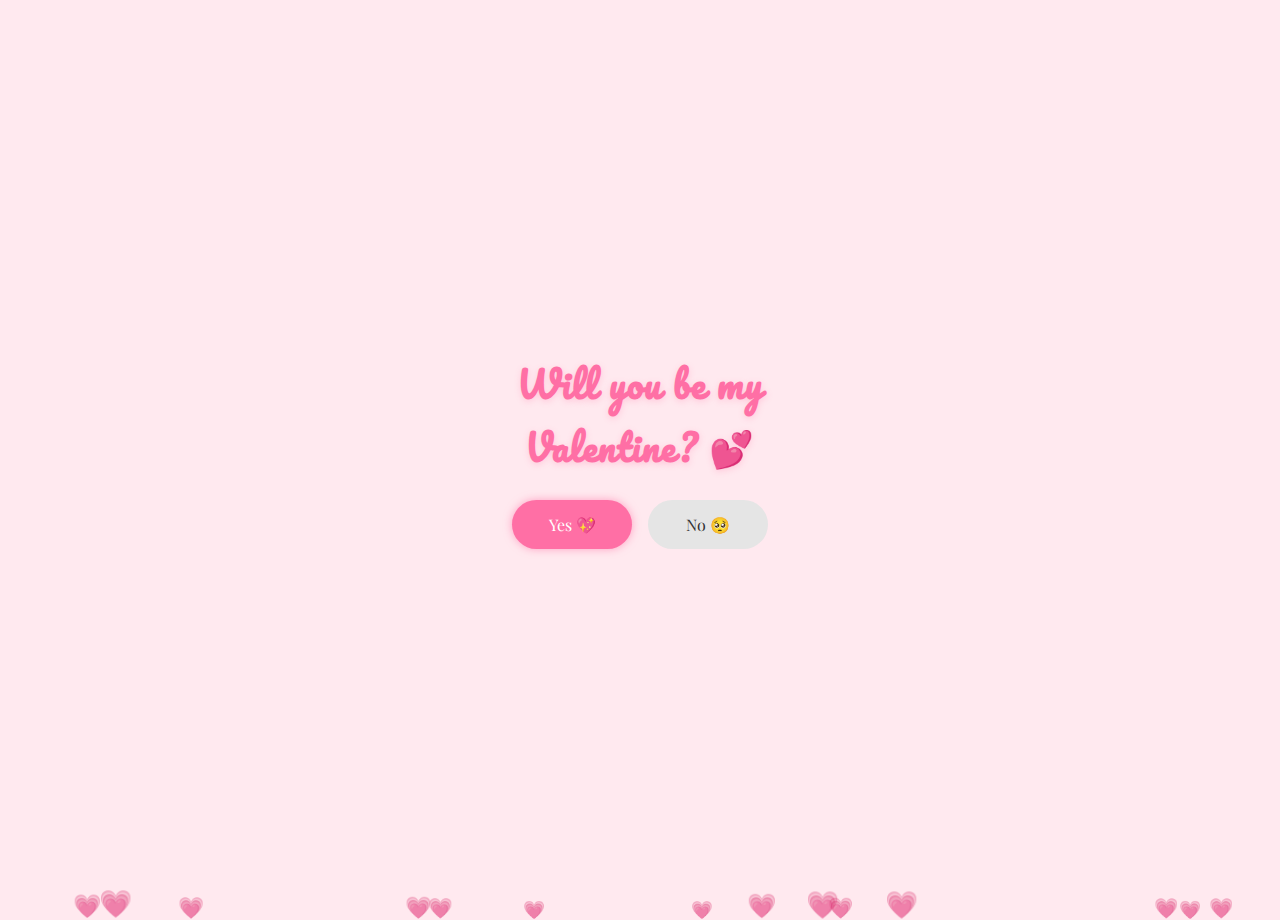
<file: index.html>
<!DOCTYPE html>
<html lang="en">
<head>
<meta charset="UTF-8">
<meta name="viewport" content="width=device-width, initial-scale=1.0">
<title>Will you be my Valentine?</title>

<!-- Google Fonts -->
<link href="https://fonts.googleapis.com/css2?family=Pacifico&family=Playfair+Display:wght@500;600;700&display=swap" rel="stylesheet">

<style>
* {
  box-sizing: border-box;
  margin: 0;
  padding: 0;
}

body {
  background: #ffe9ef;
  min-height: 100vh;
  display: flex;
  justify-content: center;
  align-items: center;
  overflow-x: hidden;
  position: relative;
  font-family: system-ui, -apple-system, BlinkMacSystemFont, "Segoe UI", sans-serif;
}

/* FLOATING HEARTS */
.heart {
  position: absolute;
  bottom: -20px;
  animation: floatUp 8s linear infinite;
  opacity: 0.6;
  pointer-events: none;
}

@keyframes floatUp {
  0% { transform: translateY(0) scale(1); opacity: 0; }
  10% { opacity: 0.6; }
  100% { transform: translateY(-110vh) scale(1.4); opacity: 0; }
}

/* MAIN CONTENT */
.content {
  text-align: center;
  padding: 24px;
  max-width: 420px;
  width: 100%;
  z-index: 2;
}

h1 {
  font-family: "Pacifico", cursive;
  color: #ff6fa5;
  font-size: 36px;
  margin-bottom: 22px;
  letter-spacing: 1px;
  text-shadow: 0 2px 6px rgba(255,111,165,0.25);
}

/* BUTTONS */
.buttons {
  display: flex;
  justify-content: center;
  gap: 16px;
}

button {
  min-width: 120px;
  padding: 14px 22px;
  font-size: 16px;
  border-radius: 999px;
  border: none;
  cursor: pointer;
  transition: all 0.25s ease;
  font-family: "Playfair Display", serif;
}

#yesBtn {
  background: #ff6fa5;
  color: white;
  box-shadow: 0 0 8px rgba(255,111,165,0.6);
}

#noBtn {
  background: #e5e5e5;
  color: #333;
}

/* MODAL */
.modal-bg {
  position: fixed;
  inset: 0;
  background: rgba(0,0,0,0.35);
  display: none;
  justify-content: center;
  align-items: center;
  z-index: 10;
}

.modal {
  background: #fff7f9;
  width: 90%;
  max-width: 420px;
  padding: 32px 24px 24px;
  border-radius: 22px;
  text-align: center;
  max-height: 85vh;
  position: relative;
  display: flex;
  flex-direction: column;
}

/* CLOSE BUTTON */
.close-btn {
  position: absolute;
  top: 14px;
  right: 16px;
  background: none;
  border: none;
  font-size: 22px;
  color: #ff6fa5;
  cursor: pointer;
  line-height: 1;
}

.modal h2 {
  font-family: "Pacifico", cursive;
  color: #ff6fa5;
  margin-bottom: 16px;
  margin-top: 8px;
  letter-spacing: 0.8px;
}

.heart-img {
  width: 140px;
  margin: 12px auto 18px;
  display: block;
}

/* LETTER SCROLL AREA — FIXED */
.letter {
  max-height: 300px;
  overflow-y: auto;
  padding-right: 10px;
  scrollbar-gutter: stable;
  -webkit-overflow-scrolling: touch;
}

/* Custom scrollbar */
.letter::-webkit-scrollbar {
  width: 6px;
}

.letter::-webkit-scrollbar-thumb {
  background: #ff9fc2;
  border-radius: 10px;
}

.letter::-webkit-scrollbar-track {
  background: transparent;
}

.letter p {
  margin-bottom: 16px;
  font-size: 16px;
  line-height: 1.6;
  font-family: "Playfair Display", serif;
}

.signature {
  margin-top: 24px;
  font-family: "Pacifico", cursive;
  color: #ff6fa5;
  font-size: 20px;
}
</style>
</head>

<body>

<!-- FLOATING HEARTS -->
<script>
for (let i = 0; i < 14; i++) {
  const h = document.createElement("div");
  h.className = "heart";
  h.innerText = "💗";
  h.style.left = Math.random() * 100 + "vw";
  h.style.animationDelay = Math.random() * 8 + "s";
  h.style.fontSize = 14 + Math.random() * 14 + "px";
  document.body.appendChild(h);
}
</script>

<div class="content">
  <h1>Will you be my Valentine? 💕</h1>

  <div class="buttons">
    <button id="yesBtn">Yes 💖</button>
    <button id="noBtn">No 🥺</button>
  </div>
</div>

<!-- MODAL -->
<div class="modal-bg" id="modalBg">
  <div class="modal">
    <button class="close-btn" onclick="closeModal()">×</button>

    <h2>For my little Amelia</h2>
    <img src="heart.png" class="heart-img">

    <div class="letter">
      <p><em>Amelia,</em></p>

      <p>
        As long as I know you can see that I’m trying and believe that we’re
        worth it, I’ll always be motivated to give you my best. I truly see a
        future with you, and I know that means continuing to grow and show up
        as the partner you deserve.
      </p>

      <p>
        You have changed me in ways I never expected. Because of you, I’ve
        learned to understand myself better, my family better, and the kind
        of person I want to be.
      </p>

      <p>
        The way you care, the way you try, and the way you choose us every
        single day will always be my favourite part of loving you.
      </p>

      <div class="signature">— Fabian</div>
    </div>
  </div>
</div>

<script>
const yesBtn = document.getElementById("yesBtn");
const noBtn = document.getElementById("noBtn");
const modalBg = document.getElementById("modalBg");

let noScale = 1;
let yesScale = 1;

function moveNoButton() {
  const x = (Math.random() - 0.5) * 120;
  const y = (Math.random() - 0.5) * 80;

  noScale = Math.max(0.6, noScale - 0.05);
  noBtn.style.transform = `translate(${x}px, ${y}px) scale(${noScale})`;

  yesScale += 0.1;
  yesBtn.style.transform = `scale(${yesScale})`;
  yesBtn.style.boxShadow = `0 0 ${yesScale * 20}px rgba(255,111,165,0.85)`;
}

noBtn.addEventListener("mouseenter", moveNoButton);
noBtn.addEventListener("click", moveNoButton);

yesBtn.addEventListener("click", () => {
  modalBg.style.display = "flex";
});

function closeModal() {
  modalBg.style.display = "none";
}
</script>

</body>
</html>
</file>
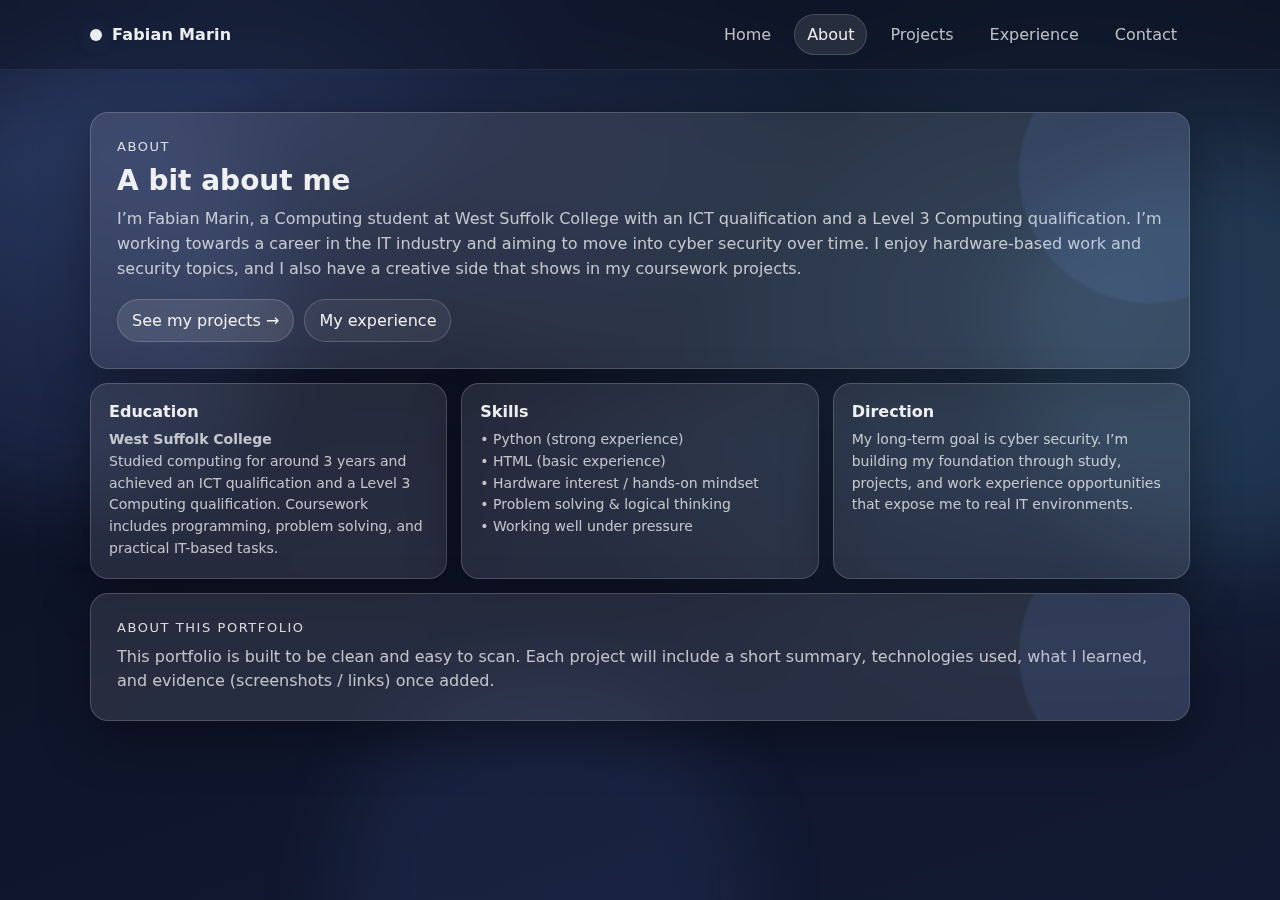
<file: about.html>
<!doctype html>
<html lang="en">
<head>
  <meta charset="utf-8" />
  <meta name="viewport" content="width=device-width, initial-scale=1" />
  <title>About | Fabian Marin</title>
  <link rel="stylesheet" href="assets/css/styles.css" />
</head>
<body>
  <div class="bg-blobs" aria-hidden="true">
    <div class="blob b1"></div>
    <div class="blob b2"></div>
    <div class="blob b3"></div>
  </div>

  <header class="nav">
    <div class="container nav-inner">
      <a class="brand" href="index.html"><span class="dot"></span><span>Fabian Marin</span></a>
      <nav class="nav-links">
        <a href="index.html">Home</a>
        <a href="about.html">About</a>
        <a href="projects.html">Projects</a>
        <a href="experience.html">Experience</a>
        <a href="contact.html">Contact</a>
      </nav>
    </div>
  </header>

  <main class="container section">
    <div class="glass hero-card reveal">
      <div class="kicker">About</div>
      <h1 class="page-title">A bit about me</h1>
      <p class="page-sub">
        I’m Fabian Marin, a Computing student at West Suffolk College with an ICT qualification and a Level 3 Computing qualification.
        I’m working towards a career in the IT industry and aiming to move into cyber security over time.
        I enjoy hardware-based work and security topics, and I also have a creative side that shows in my coursework projects.
      </p>
      <div class="actions">
        <a class="btn" href="projects.html">See my projects →</a>
        <a class="btn secondary" href="experience.html">My experience</a>
      </div>
    </div>

    <div class="grid cols-3" style="margin-top:14px;">
      <div class="glass card reveal">
        <h4>Education</h4>
        <p>
          <strong>West Suffolk College</strong><br>
          Studied computing for around 3 years and achieved an ICT qualification and a Level 3 Computing qualification.
          Coursework includes programming, problem solving, and practical IT-based tasks.
        </p>
      </div>

      <div class="glass card reveal">
        <h4>Skills</h4>
        <p>
          • Python (strong experience)<br>
          • HTML (basic experience)<br>
          • Hardware interest / hands-on mindset<br>
          • Problem solving & logical thinking<br>
          • Working well under pressure
        </p>
      </div>

      <div class="glass card reveal">
        <h4>Direction</h4>
        <p>
          My long-term goal is cyber security. I’m building my foundation through study, projects, and work experience
          opportunities that expose me to real IT environments.
        </p>
      </div>
    </div>

    <div class="glass hero-card reveal" style="margin-top:14px;">
      <div class="kicker">About this portfolio</div>
      <p class="page-sub" style="margin:0;">
        This portfolio is built to be clean and easy to scan. Each project will include a short summary, technologies used,
        what I learned, and evidence (screenshots / links) once added.
      </p>
    </div>
  </main>

  <script src="assets/js/main.js"></script>
</body>
</html>
</file>
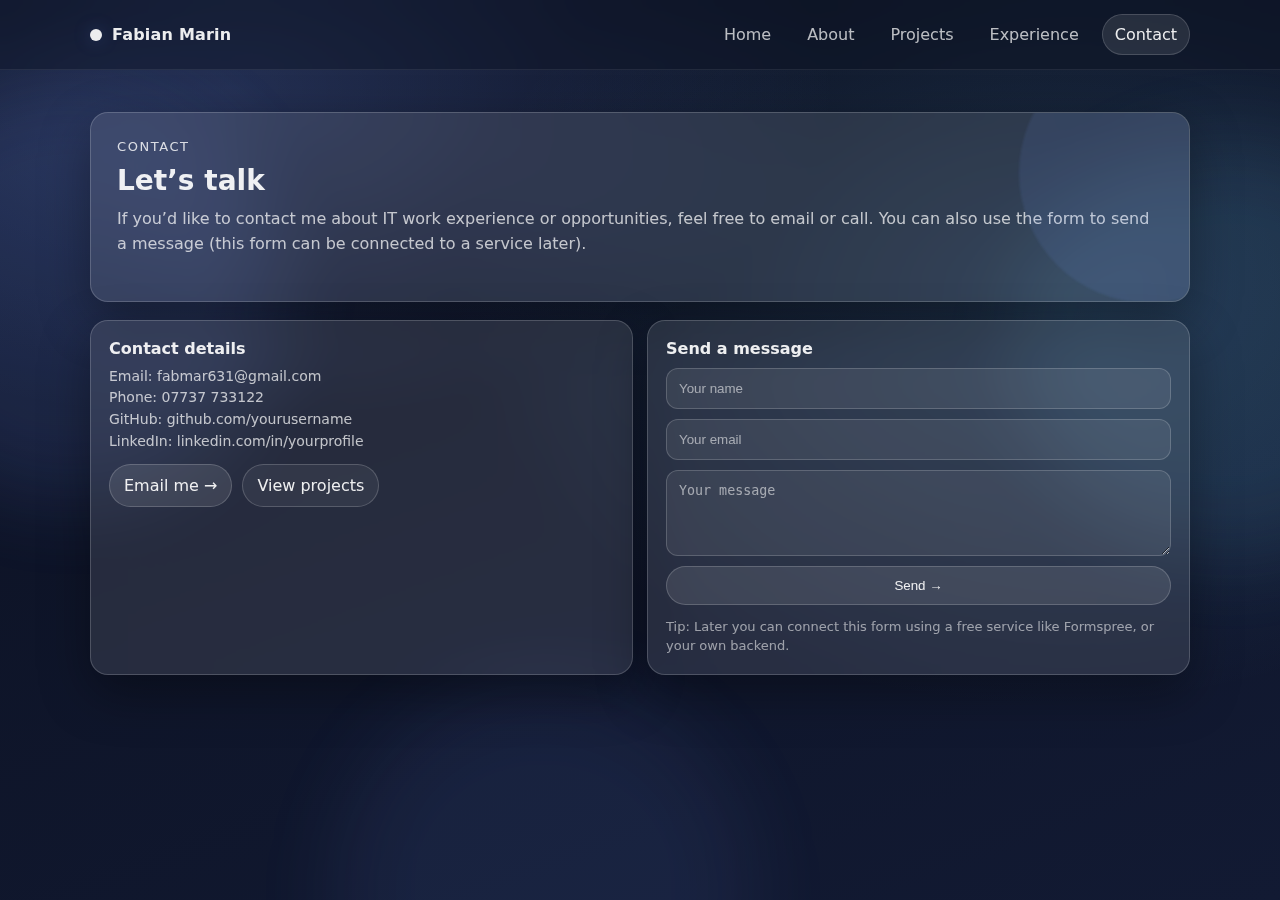
<file: contact.html>
<!doctype html>
<html lang="en">
<head>
  <meta charset="utf-8" />
  <meta name="viewport" content="width=device-width, initial-scale=1" />
  <title>Contact | Fabian Marin</title>
  <link rel="stylesheet" href="assets/css/styles.css" />
</head>
<body>
  <div class="bg-blobs" aria-hidden="true">
    <div class="blob b1"></div>
    <div class="blob b2"></div>
    <div class="blob b3"></div>
  </div>

  <header class="nav">
    <div class="container nav-inner">
      <a class="brand" href="index.html"><span class="dot"></span><span>Fabian Marin</span></a>
      <nav class="nav-links">
        <a href="index.html">Home</a>
        <a href="about.html">About</a>
        <a href="projects.html">Projects</a>
        <a href="experience.html">Experience</a>
        <a href="contact.html">Contact</a>
      </nav>
    </div>
  </header>

  <main class="container section">
    <div class="glass hero-card reveal">
      <div class="kicker">Contact</div>
      <h1 class="page-title">Let’s talk</h1>
      <p class="page-sub">
        If you’d like to contact me about IT work experience or opportunities, feel free to email or call.
        You can also use the form to send a message (this form can be connected to a service later).
      </p>
    </div>

    <section class="section" style="padding-top:18px;">
      <div class="grid" style="grid-template-columns: 1fr 1fr; gap:14px;">
        <div class="glass card reveal">
          <h4>Contact details</h4>
          <p>
            Email: <a href="mailto:fabmar631@gmail.com">fabmar631@gmail.com</a><br/>
            Phone: <a href="tel:07737733122">07737 733122</a><br/>
            GitHub: <a href="#">github.com/yourusername</a><br/>
            LinkedIn: <a href="#">linkedin.com/in/yourprofile</a>
          </p>
          <div class="actions" style="margin-top:12px;">
            <a class="btn" href="mailto:fabmar631@gmail.com">Email me →</a>
            <a class="btn secondary" href="projects.html">View projects</a>
          </div>
        </div>

        <form class="glass card reveal" onsubmit="event.preventDefault(); alert('Form placeholder — connect later!');">
          <h4>Send a message</h4>
          <div style="display:grid; gap:10px; margin-top:10px;">
            <input class="field" required placeholder="Your name">
            <input class="field" required type="email" placeholder="Your email">
            <textarea class="field" required rows="4" placeholder="Your message" style="resize:vertical;"></textarea>
            <button class="btn" type="submit">Send →</button>
          </div>
          <p style="margin:12px 0 0; color: rgba(255,255,255,0.55); font-size:13px; line-height:1.5;">
            Tip: Later you can connect this form using a free service like Formspree, or your own backend.
          </p>
        </form>
      </div>
    </section>
  </main>

  <script src="assets/js/main.js"></script>
</body>
</html>
</file>
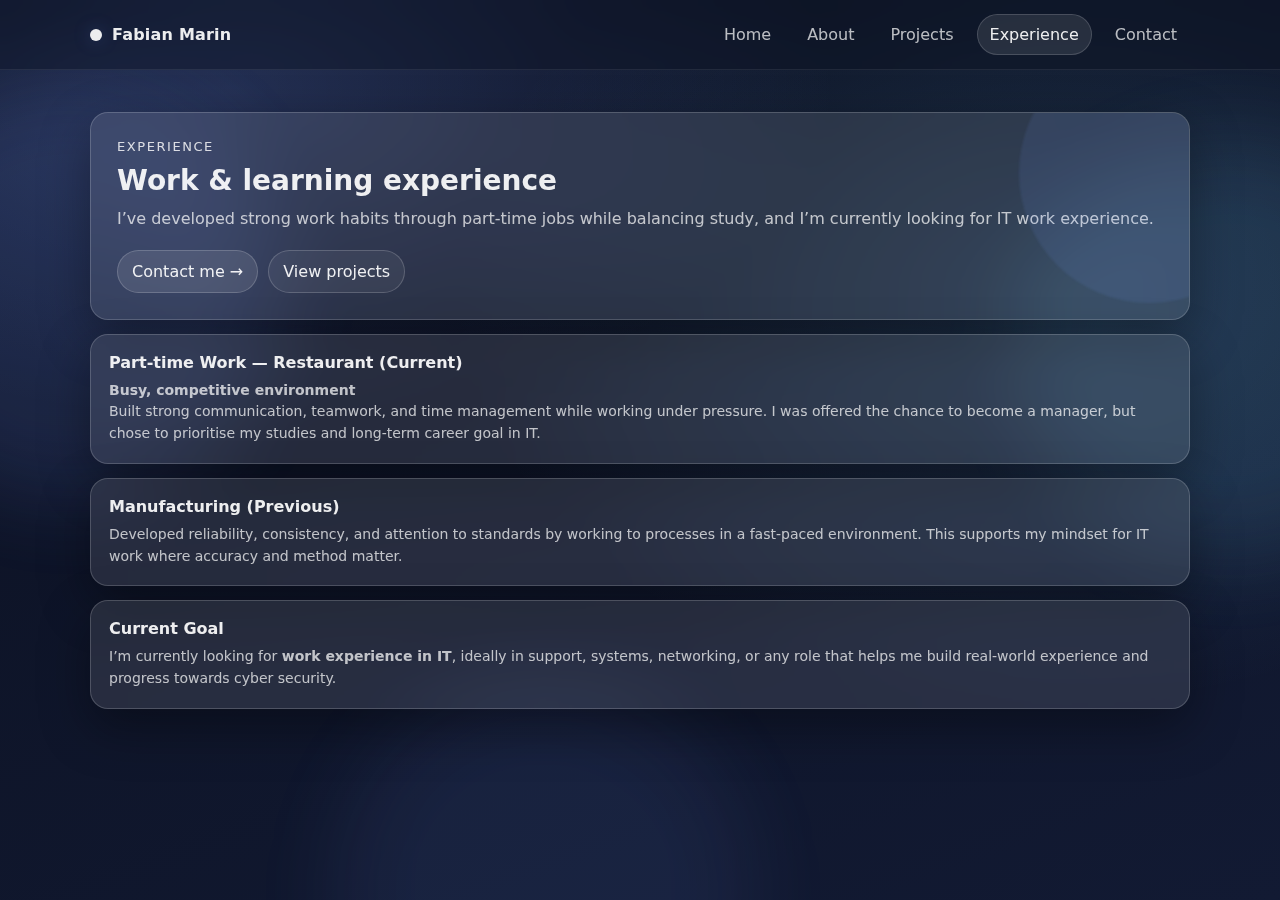
<file: experience.html>
<!doctype html>
<html lang="en">
<head>
  <meta charset="utf-8" />
  <meta name="viewport" content="width=device-width, initial-scale=1" />
  <title>Experience | Fabian Marin</title>
  <link rel="stylesheet" href="assets/css/styles.css" />
</head>
<body>
  <div class="bg-blobs" aria-hidden="true">
    <div class="blob b1"></div>
    <div class="blob b2"></div>
    <div class="blob b3"></div>
  </div>

  <header class="nav">
    <div class="container nav-inner">
      <a class="brand" href="index.html"><span class="dot"></span><span>Fabian Marin</span></a>
      <nav class="nav-links">
        <a href="index.html">Home</a>
        <a href="about.html">About</a>
        <a href="projects.html">Projects</a>
        <a href="experience.html">Experience</a>
        <a href="contact.html">Contact</a>
      </nav>
    </div>
  </header>

  <main class="container section">
    <div class="glass hero-card reveal">
      <div class="kicker">Experience</div>
      <h1 class="page-title">Work & learning experience</h1>
      <p class="page-sub">
        I’ve developed strong work habits through part-time jobs while balancing study, and I’m currently looking for IT work experience.
      </p>
      <div class="actions">
        <a class="btn" href="contact.html">Contact me →</a>
        <a class="btn secondary" href="projects.html">View projects</a>
      </div>
    </div>

    <div class="grid" style="margin-top:14px;">
      <div class="glass card reveal">
        <h4>Part-time Work — Restaurant (Current)</h4>
        <p>
          <strong>Busy, competitive environment</strong><br>
          Built strong communication, teamwork, and time management while working under pressure.
          I was offered the chance to become a manager, but chose to prioritise my studies and long-term career goal in IT.
        </p>
      </div>

      <div class="glass card reveal">
        <h4>Manufacturing (Previous)</h4>
        <p>
          Developed reliability, consistency, and attention to standards by working to processes in a fast-paced environment.
          This supports my mindset for IT work where accuracy and method matter.
        </p>
      </div>

      <div class="glass card reveal">
        <h4>Current Goal</h4>
        <p>
          I’m currently looking for <strong>work experience in IT</strong>, ideally in support, systems, networking, or any role that helps
          me build real-world experience and progress towards cyber security.
        </p>
      </div>
    </div>
  </main>

  <script src="assets/js/main.js"></script>
</body>
</html>
</file>
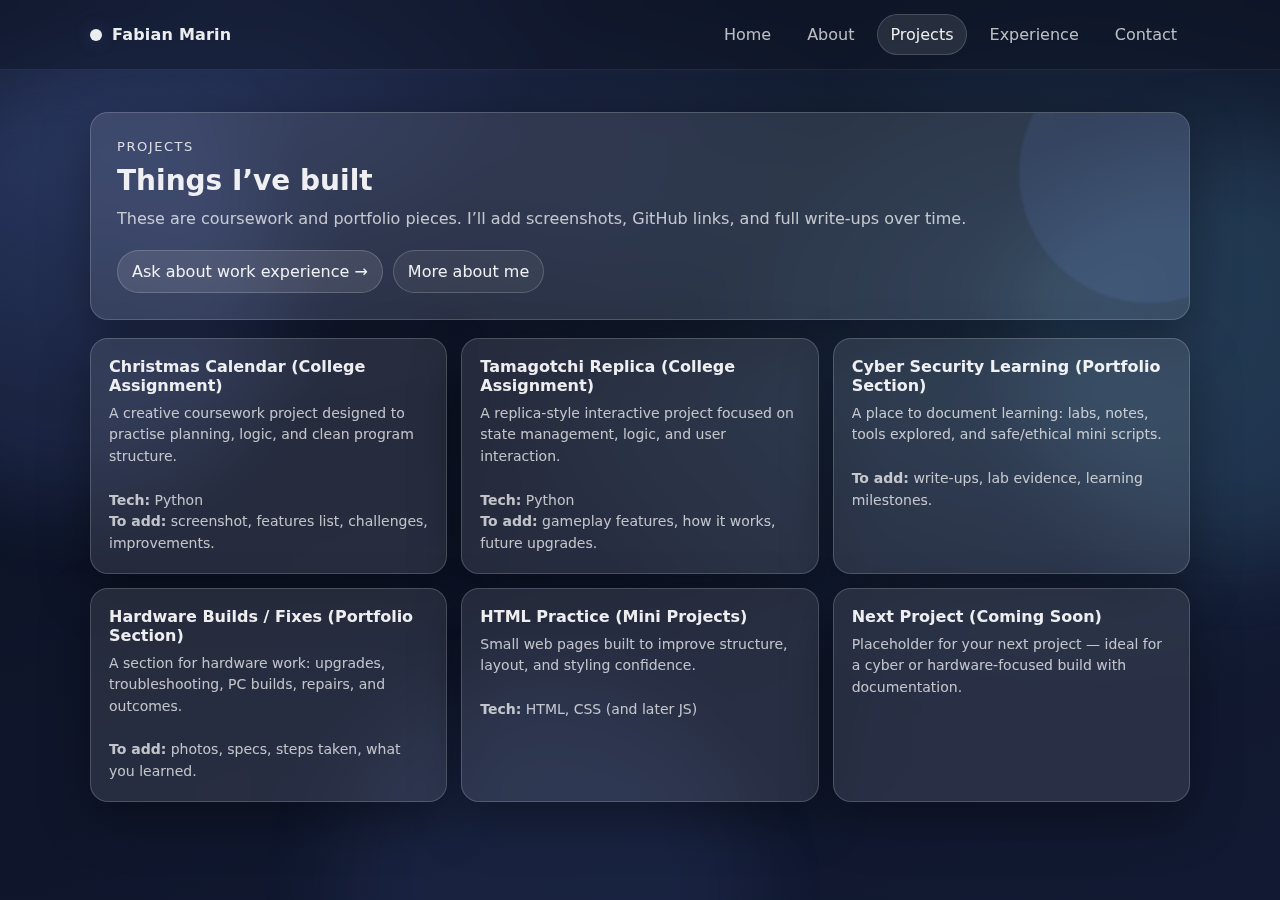
<file: projects.html>
<!doctype html>
<html lang="en">
<head>
  <meta charset="utf-8" />
  <meta name="viewport" content="width=device-width, initial-scale=1" />
  <title>Projects | Fabian Marin</title>
  <link rel="stylesheet" href="assets/css/styles.css" />
</head>
<body>
  <div class="bg-blobs" aria-hidden="true">
    <div class="blob b1"></div>
    <div class="blob b2"></div>
    <div class="blob b3"></div>
  </div>

  <header class="nav">
    <div class="container nav-inner">
      <a class="brand" href="index.html"><span class="dot"></span><span>Fabian Marin</span></a>
      <nav class="nav-links">
        <a href="index.html">Home</a>
        <a href="about.html">About</a>
        <a href="projects.html">Projects</a>
        <a href="experience.html">Experience</a>
        <a href="contact.html">Contact</a>
      </nav>
    </div>
  </header>

  <main class="container section">
    <div class="glass hero-card reveal">
      <div class="kicker">Projects</div>
      <h1 class="page-title">Things I’ve built</h1>
      <p class="page-sub">
        These are coursework and portfolio pieces. I’ll add screenshots, GitHub links, and full write-ups over time.
      </p>
      <div class="actions">
        <a class="btn" href="contact.html">Ask about work experience →</a>
        <a class="btn secondary" href="about.html">More about me</a>
      </div>
    </div>

    <section class="section" style="padding-top:18px;">
      <div class="grid cols-3">
        <article class="glass card reveal">
          <h4>Christmas Calendar (College Assignment)</h4>
          <p>
            A creative coursework project designed to practise planning, logic, and clean program structure.<br><br>
            <strong>Tech:</strong> Python<br>
            <strong>To add:</strong> screenshot, features list, challenges, improvements.
          </p>
        </article>

        <article class="glass card reveal">
          <h4>Tamagotchi Replica (College Assignment)</h4>
          <p>
            A replica-style interactive project focused on state management, logic, and user interaction.<br><br>
            <strong>Tech:</strong> Python<br>
            <strong>To add:</strong> gameplay features, how it works, future upgrades.
          </p>
        </article>

        <article class="glass card reveal">
          <h4>Cyber Security Learning (Portfolio Section)</h4>
          <p>
            A place to document learning: labs, notes, tools explored, and safe/ethical mini scripts.<br><br>
            <strong>To add:</strong> write-ups, lab evidence, learning milestones.
          </p>
        </article>

        <article class="glass card reveal">
          <h4>Hardware Builds / Fixes (Portfolio Section)</h4>
          <p>
            A section for hardware work: upgrades, troubleshooting, PC builds, repairs, and outcomes.<br><br>
            <strong>To add:</strong> photos, specs, steps taken, what you learned.
          </p>
        </article>

        <article class="glass card reveal">
          <h4>HTML Practice (Mini Projects)</h4>
          <p>
            Small web pages built to improve structure, layout, and styling confidence.<br><br>
            <strong>Tech:</strong> HTML, CSS (and later JS)
          </p>
        </article>

        <article class="glass card reveal">
          <h4>Next Project (Coming Soon)</h4>
          <p>
            Placeholder for your next project — ideal for a cyber or hardware-focused build with documentation.
          </p>
        </article>
      </div>
    </section>
  </main>

  <script src="assets/js/main.js"></script>
</body>
</html>
</file>
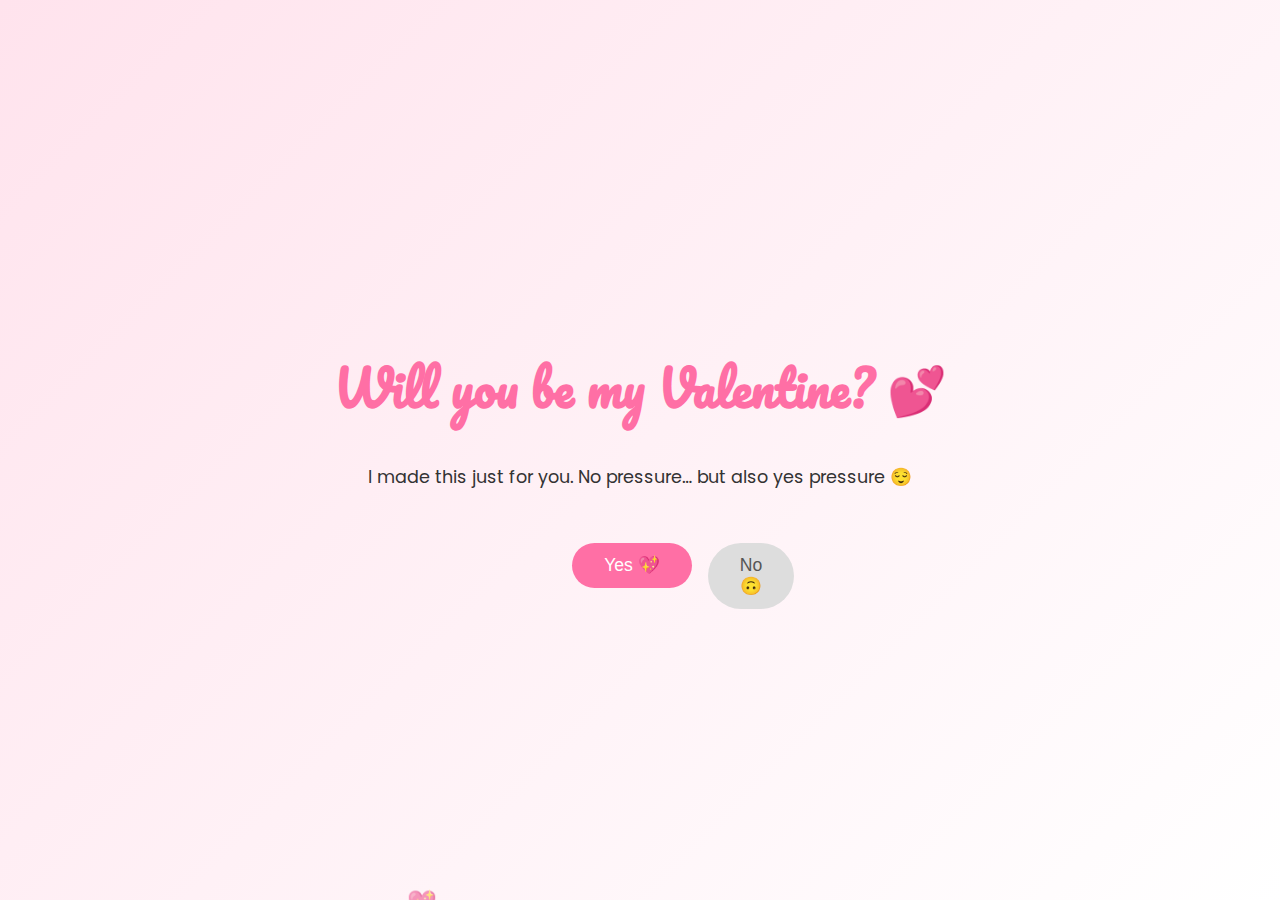
<file: ValentineWebsite.html>
<!DOCTYPE html>
<html lang="en">
<head>
  <meta charset="UTF-8" />
  <meta name="viewport" content="width=device-width, initial-scale=1.0" />
  <title>Be My Valentine 💖</title>
  <link href="https://fonts.googleapis.com/css2?family=Poppins:wght@300;400;600&family=Pacifico&display=swap" rel="stylesheet">
  <style>
    :root {
      --pink: #ff6fa5;
      --light-pink: #fff0f6;
      --dark: #333;
    }

    * {
      box-sizing: border-box;
    }

    body {
      margin: 0;
      font-family: 'Poppins', sans-serif;
      background: linear-gradient(135deg, #ffe3ed, #fff);
      color: var(--dark);
      min-height: 100vh;
      overflow-x: hidden;
    }

    .center {
      display: flex;
      flex-direction: column;
      align-items: center;
      justify-content: center;
      min-height: 100vh;
      text-align: center;
      padding: 2rem;
    }

    h1 {
      font-family: 'Pacifico', cursive;
      font-size: clamp(2rem, 6vw, 3rem);
      color: var(--pink);
      margin-bottom: 1rem;
      text-align: center;
    }

    p {
      max-width: 600px;
      line-height: 1.7;
      font-size: clamp(1rem, 2.5vw, 1.1rem);
      text-align: center;
    }

    .buttons {
      margin-top: 2rem;
      position: relative;
    }

    button {
      font-size: 1.1rem;
      padding: 0.75rem 2rem;
      border-radius: 999px;
      border: none;
      cursor: pointer;
      transition: all 0.3s ease;
    }

    #yesBtn {
      background: var(--pink);
      color: white;
      margin-right: 1rem;
    }

    #yesBtn:hover {
      transform: scale(1.05);
    }

    #noBtn {
      background: #ddd;
      color: #555;
      position: absolute;
    }

    section {
      padding: 4rem 2rem;
      background: white;
    }

    .gallery {
      display: grid;
      grid-template-columns: repeat(auto-fit, minmax(200px, 1fr));
      gap: 1rem;
      margin-top: 2rem;
    }

    .gallery img {
      width: 100%;
      border-radius: 1rem;
      object-fit: cover;
      height: 220px;
      box-shadow: 0 10px 25px rgba(0,0,0,0.1);
    }

    .hidden {
      display: none;
    }

    footer {
      text-align: center;
      padding: 2rem;
      background: var(--light-pink);
      font-size: 0.9rem;
    }

    /* Floating hearts */
    .heart {
      position: fixed;
      bottom: -20px;
      font-size: 1.5rem;
      animation: floatUp 6s linear infinite;
      opacity: 0.6;
    }

    @keyframes floatUp {
      from { transform: translateY(0); }
      to { transform: translateY(-110vh); }
    }
    .letter-trigger {
      margin-top: 2rem;
      padding: 1rem 2.5rem;
      border-radius: 999px;
      background: var(--pink);
      color: white;
      cursor: pointer;
      font-size: 1.1rem;
      box-shadow: 0 10px 25px rgba(0,0,0,0.15);
      transition: transform 0.3s ease;
    }

    .letter-trigger:hover {
      transform: scale(1.05);
    }

    .modal {
      position: fixed;
      inset: 0;
      background: rgba(0,0,0,0.6);
      display: none;
      align-items: center;
      justify-content: center;
      padding: 1rem;
      z-index: 1000;
    }

    .modal-content {
      background: #fffafc;
      width: 100%;
      max-width: 650px;
      max-height: 90vh;
      padding: 2rem 1.8rem;
      border-radius: 1.5rem;
      box-shadow: 0 20px 50px rgba(0,0,0,0.25);
      position: relative;
      overflow-y: auto;
      line-height: 1.8;
      font-size: 1rem;
      scrollbar-width: thin;
      scrollbar-color: #ff6fa5 #ffe3ed;
    }

    .modal-content::-webkit-scrollbar {
      width: 8px;
    }

    .modal-content::-webkit-scrollbar-track {
      background: #ffe3ed;
      border-radius: 10px;
    }

    .modal-content::-webkit-scrollbar-thumb {
      background: #ff6fa5;
      border-radius: 10px;
    }

    .modal-content::-webkit-scrollbar-thumb:hover {
      background: #ff4f93;
    }

    .modal-content h2 {
      font-family: 'Pacifico', cursive;
      color: var(--pink);
      margin-bottom: 1rem;
      text-align: center;
    }

    .close {
      position: absolute;
      top: 1rem;
      right: 1.2rem;
      font-size: 1.5rem;
      cursor: pointer;
      color: #999;
    }

    .heart-image {
      width: 200px;
      height: 200px;
      margin: 1.5rem auto 2rem;
      background-image: url('heart.png');
      background-size: contain;
      background-position: center;
      background-repeat: no-repeat;
    }

    @media (max-width: 600px) {
      .modal-content {
        padding: 1.5rem 1.2rem;
        font-size: 0.95rem;
      }

      .heart-image {
        width: 160px;
        height: 160px;
      }
    }

    .heart-image::before,
    .heart-image::after {
      content: '';
      position: absolute;
      width: 180px;
      height: 160px;
      background: url('VD.png') center/cover no-repeat;
      border-radius: 50%;
    }

    .heart-image::before {
      top: -90px;
      left: 0;
    }

    .heart-image::after {
      left: 90px;
      top: 0;
    }

    @media (max-width: 600px) {
      .buttons {
        display: flex;
        flex-direction: column;
        gap: 1rem;
      }

      #yesBtn {
        margin-right: 0;
      }

      .gallery img {
        height: 180px;
      }
    }

  </style>
</head>
<body>

  <!-- PAGE 1 -->
  <div class="center" id="valentinePage">
    <h1>Will you be my Valentine? 💕</h1>
    <p>I made this just for you. No pressure… but also yes pressure 😌</p>
    <div class="buttons">
      <button id="yesBtn">Yes 💖</button>
      <button id="noBtn">No 🙃</button>
    </div>
  </div>

  <!-- PAGE 2 -->
  <div id="contentPage" class="hidden">
    <section class="center">
      <h1>For my little Amelia</h1>
      <p>
        Click the letter below.
      </p>

      <div class="letter-trigger" onclick="openLetter()">
        Open my letter
      </div>
    </section>

    

    

      <!-- LETTER MODAL -->
  <div class="modal" id="letterModal">
    <div class="modal-content">
      <button class="close" onclick="closeLetter()">Close</button>
      <h2>My Letter to Amelia</h2>

      <div class="heart-image"></div>

      <p style="font-style: italic; color:#555;">Amelia,</p>

      <p>
        As long as I know you can see that I’m trying and believe that we’re worth it, I’ll always be motivated to give you my best. I truly see a future with you, and I know that means continuing to grow and show up as the partner you deserve.
        <br><br>
        You have changed me in ways I never expected. Because of you, I’ve learned to understand myself better, my family better, and the kind of person I want to be. You’ve supported me through things I never knew how to say out loud, and you did it with patience, kindness, and no judgment.
        <br><br>
        The way you care, the way you try, and the way you choose us every single day will always be my favourite part of loving you. I don’t want a future that doesn’t have you in it, and I truly believe that what we’re building together is worth fighting for.
        <br><br>
        I might be your light, but you are my anchor. You keep me grounded, steady, and close to the person I want to be. I am so grateful for you, for us, and for everything still to come. Happy 8 month anniversary.
        <br><br>
        With all my love,<br>
        Fabian
      </p>
    </div>
  </div>

    <footer>
      Made with ❤️ just for you
    </footer>
  </div>

  <script>
    const noBtn = document.getElementById('noBtn');
    const yesBtn = document.getElementById('yesBtn');
    const valentinePage = document.getElementById('valentinePage');
    const contentPage = document.getElementById('contentPage');

    function moveNoButton() {
      const btnRect = noBtn.getBoundingClientRect();

      // How far the button is allowed to move (px)
      const range = 120;

      const currentX = noBtn.offsetLeft;
      const currentY = noBtn.offsetTop;

      let newX = currentX + (Math.random() * range * 2 - range);
      let newY = currentY + (Math.random() * range * 2 - range);

      // Keep button within viewport
      newX = Math.max(0, Math.min(window.innerWidth - btnRect.width, newX));
      newY = Math.max(0, Math.min(window.innerHeight - btnRect.height, newY));

      noBtn.style.left = newX + 'px';
      noBtn.style.top = newY + 'px';
    }

    // Move on hover
    noBtn.addEventListener('mouseenter', moveNoButton);

    // Move on click / tap
    noBtn.addEventListener('mousedown', moveNoButton);
    noBtn.addEventListener('touchstart', moveNoButton);

    yesBtn.addEventListener('click', () => {
      valentinePage.classList.add('hidden');
      contentPage.classList.remove('hidden');
    });

    // Floating hearts generator
    setInterval(() => {
      const heart = document.createElement('div');
      heart.classList.add('heart');
      heart.textContent = '💖';
      heart.style.left = Math.random() * 100 + 'vw';
      heart.style.animationDuration = 4 + Math.random() * 4 + 's';
      document.body.appendChild(heart);

      setTimeout(() => heart.remove(), 7000);
    }, 500);
      function openLetter() {
      document.getElementById('letterModal').style.display = 'flex';
    }

    function closeLetter() {
      document.getElementById('letterModal').style.display = 'none';
    }

  </script>

</body>
</html>
</file>
<file: assets/css/styles.css>
:root{
  --bg1:#0b1020;
  --bg2:#121a33;

  /* glass */
  --glass: rgba(255,255,255,0.10);
  --glass2: rgba(255,255,255,0.14);
  --border: rgba(255,255,255,0.18);

  /* text */
  --text: rgba(255,255,255,0.92);
  --muted: rgba(255,255,255,0.72);

  /* accents */
  --blue: rgba(120,155,255,0.90);
  --blueSoft: rgba(120,155,255,0.25);

  --shadow: 0 18px 50px rgba(0,0,0,0.35);
  --radius: 18px;
  --max: 1100px;
}

*{ box-sizing:border-box; }
html, body{ height:100%; }
body{
  margin:0;
  font-family: ui-sans-serif, system-ui, -apple-system, Segoe UI, Roboto, Arial, "Apple Color Emoji","Segoe UI Emoji";
  color: var(--text);

  background:
    radial-gradient(1100px 600px at 18% 10%, rgba(120, 155, 255, 0.22), transparent 55%),
    radial-gradient(1000px 700px at 82% 32%, rgba(120, 210, 255, 0.14), transparent 60%),
    linear-gradient(160deg, var(--bg1), var(--bg2));
  overflow-x:hidden;
}

a{ color:inherit; text-decoration:none; }
img{ max-width:100%; display:block; }

/* Subtle animated background blobs */
.bg-blobs{
  position:fixed;
  inset:0;
  pointer-events:none;
  z-index:-1;
  filter: blur(44px);
  opacity:0.70;
}
.blob{
  position:absolute;
  width:420px; height:420px;
  border-radius:999px;
  background: rgba(255,255,255,0.08);
  mix-blend-mode: screen;
  animation: floaty 13s ease-in-out infinite;
}
.blob.b1{ left:-140px; top:80px; background: rgba(120,155,255,0.20); }
.blob.b2{ right:-160px; top:140px; background: rgba(120,210,255,0.15); animation-delay:-4s; }
.blob.b3{ left:26%; bottom:-200px; background: rgba(120,155,255,0.12); animation-delay:-7s; }

@keyframes floaty{
  0%,100%{ transform: translate(0,0) scale(1); }
  50%{ transform: translate(18px, -22px) scale(1.06); }
}

.container{
  width: min(100% - 32px, var(--max));
  margin: 0 auto;
}

.nav{
  position: sticky;
  top: 0;
  z-index: 50;
  backdrop-filter: blur(14px);
  -webkit-backdrop-filter: blur(14px);
  background: rgba(10, 14, 28, 0.35);
  border-bottom: 1px solid rgba(255,255,255,0.08);
}

.nav-inner{
  display:flex;
  align-items:center;
  justify-content:space-between;
  gap:16px;
  padding: 14px 0;
}

.brand{
  display:flex;
  align-items:center;
  gap:10px;
  font-weight:700;
  letter-spacing:0.2px;
}
.brand .dot{
  width:12px; height:12px; border-radius:999px;
  background: rgba(255,255,255,0.92);
  box-shadow: 0 0 18px rgba(120,155,255,0.25);
}

.nav-links{
  display:flex;
  gap:10px;
  flex-wrap:wrap;
  justify-content:flex-end;
}
.nav-links a{
  padding: 10px 12px;
  border-radius: 999px;
  border: 1px solid transparent;
  color: var(--muted);
  transition: 160ms ease;
}
.nav-links a:hover{
  color: var(--text);
  border-color: rgba(255,255,255,0.15);
  background: rgba(255,255,255,0.06);
}
.nav-links a.active{
  color: var(--text);
  background: rgba(255,255,255,0.10);
  border-color: rgba(255,255,255,0.16);
}

.glass{
  background: var(--glass);
  border: 1px solid var(--border);
  border-radius: var(--radius);
  box-shadow: var(--shadow);
  backdrop-filter: blur(14px);
  -webkit-backdrop-filter: blur(14px);
}

.section{ padding: 42px 0; }
.hero{ padding: 54px 0 28px; }

.hero-grid{
  display:grid;
  grid-template-columns: 1.2fr 0.8fr;
  gap: 18px;
  align-items:stretch;
}
@media (max-width: 900px){
  .hero-grid{ grid-template-columns: 1fr; }
}

.hero-card{
  padding: 26px;
  position:relative;
  overflow:hidden;
}
.hero-card:before{
  content:"";
  position:absolute;
  inset:-70px -90px auto auto;
  width:260px; height:260px;
  border-radius:999px;
  background: rgba(120,155,255,0.10);
  filter: blur(1px);
}

.kicker{
  color: rgba(255,255,255,0.82);
  font-size: 13px;
  letter-spacing:0.12em;
  text-transform:uppercase;
  margin-bottom: 10px;
}

.h-title{
  font-size: clamp(28px, 4vw, 44px);
  line-height: 1.08;
  margin: 0 0 10px;
}
.h-sub{
  color: var(--muted);
  font-size: 16px;
  line-height:1.55;
  margin: 0 0 18px;
}

.badges{
  display:flex;
  flex-wrap:wrap;
  gap:10px;
  margin-top:12px;
}
.badge{
  padding: 9px 12px;
  border-radius: 999px;
  background: rgba(255,255,255,0.08);
  border: 1px solid rgba(255,255,255,0.14);
  color: rgba(255,255,255,0.86);
  font-size: 13px;
}

.actions{
  display:flex;
  gap:10px;
  flex-wrap:wrap;
  margin-top:16px;
}

/* Buttons: subtle animation, not obnoxious */
.btn{
  position: relative;
  display:inline-flex;
  align-items:center;
  justify-content:center;
  gap:8px;
  padding: 11px 14px;
  border-radius: 999px;
  border: 1px solid rgba(255,255,255,0.18);
  background: rgba(255,255,255,0.10);
  color: var(--text);
  transition: transform 160ms ease, background 160ms ease, border-color 160ms ease, box-shadow 160ms ease;
  user-select:none;
  -webkit-tap-highlight-color: transparent;
  overflow:hidden;
}
.btn:hover{
  transform: translateY(-1px);
  background: rgba(255,255,255,0.14);
  border-color: rgba(255,255,255,0.24);
  box-shadow: 0 14px 30px rgba(0,0,0,0.28);
}
.btn:active{
  transform: translateY(0px) scale(0.99);
  background: rgba(255,255,255,0.12);
}
.btn.secondary{
  background: rgba(255,255,255,0.06);
}

/* tiny shimmer highlight on hover */
.btn::after{
  content:"";
  position:absolute;
  inset:0;
  background: linear-gradient(120deg, transparent, rgba(120,155,255,0.14), transparent);
  transform: translateX(-120%);
  transition: transform 420ms ease;
  pointer-events:none;
}
.btn:hover::after{
  transform: translateX(120%);
}

/* Optional: keyboard focus */
.btn:focus-visible, .nav-links a:focus-visible, input:focus-visible, textarea:focus-visible{
  outline: none;
  box-shadow: 0 0 0 3px rgba(120,155,255,0.25);
  border-color: rgba(120,155,255,0.40);
}

.side-card{ padding: 22px; }
.side-card h3{ margin:0 0 10px; font-size: 18px; }
.side-card p{ margin:0 0 14px; color: var(--muted); line-height:1.55; }

.grid{ display:grid; gap: 14px; }
.grid.cols-3{ grid-template-columns: repeat(3, 1fr); }
@media (max-width: 900px){
  .grid.cols-3{ grid-template-columns: 1fr; }
}

.card{
  padding: 18px;
  position:relative;
  overflow:hidden;
  transition: transform 180ms ease, border-color 180ms ease, background 180ms ease;
}
.card:hover{
  transform: translateY(-2px);
  border-color: rgba(255,255,255,0.25);
  background: rgba(255,255,255,0.12);
}

.card h4{ margin:0 0 8px; font-size: 16px; }
.card p{ margin:0; color: var(--muted); line-height:1.55; font-size: 14px; }

.page-title{ font-size: 28px; margin: 0 0 10px; }
.page-sub{ color: var(--muted); margin: 0 0 18px; line-height:1.55; }

.footer{
  padding: 30px 0 46px;
  color: rgba(255,255,255,0.62);
  font-size: 13px;
}

/* Reveal animations */
.reveal{
  opacity:0;
  transform: translateY(10px);
  transition: 520ms ease;
}
.reveal.show{
  opacity:1;
  transform: translateY(0);
}

/* Form fields (clean, glass) */
.field{
  padding:12px 12px;
  border-radius:12px;
  border:1px solid rgba(255,255,255,0.18);
  background:rgba(255,255,255,0.08);
  color:white;
  outline:none;
}
.field::placeholder{ color: rgba(255,255,255,0.55); }
</file>
